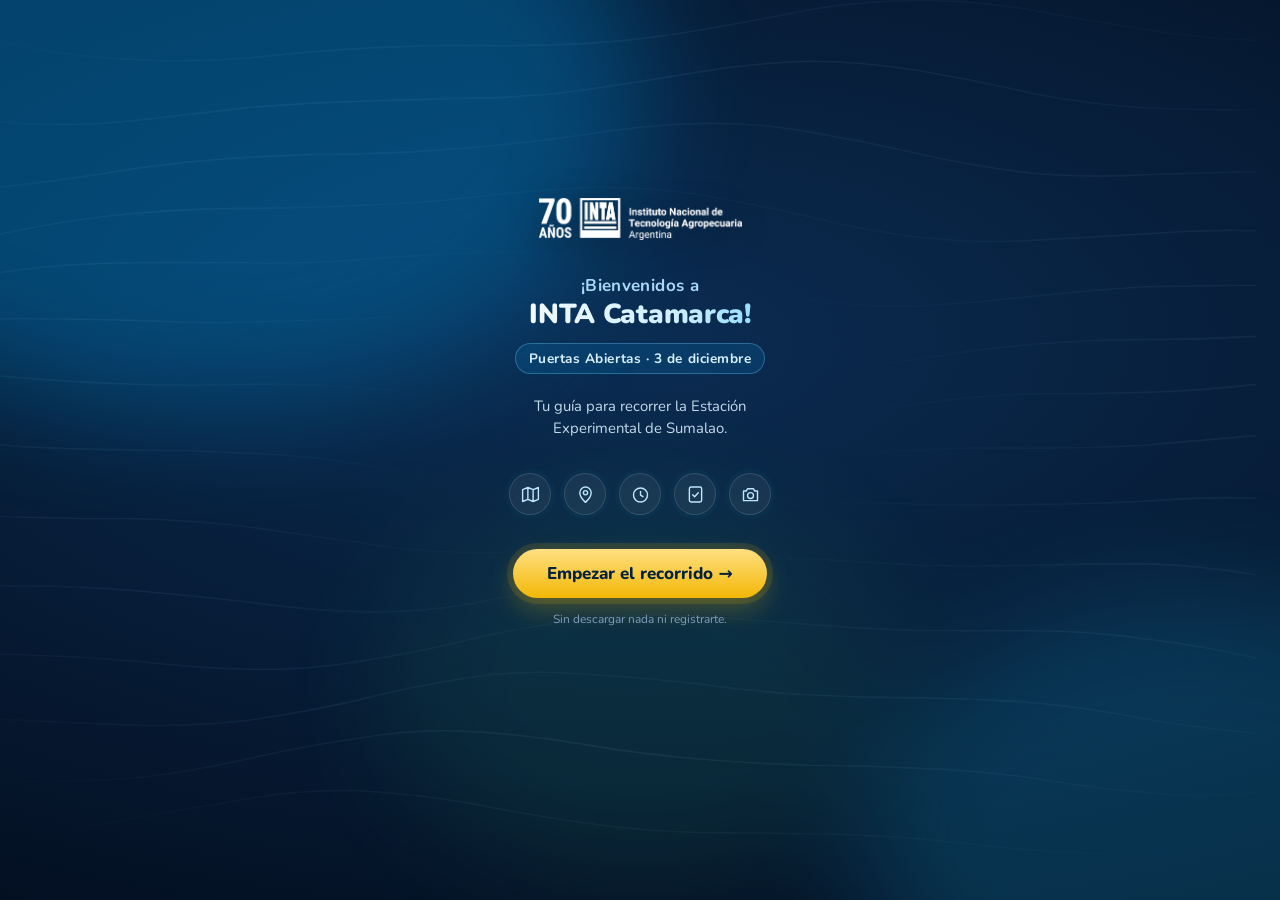
<file: index.html>
<!DOCTYPE html>
<html lang="es">
<head>
<meta charset="utf-8">
<meta name="viewport" content="width=device-width, initial-scale=1, viewport-fit=cover">
<meta name="theme-color" content="#008bd2">
<meta name="robots" content="noindex, nofollow"><!-- prototipo: quitar cuando se apruebe -->
<title>INTA a Puertas Abiertas · 70 años · EEA Catamarca</title>
<link rel="manifest" href="manifest.webmanifest">
<link rel="icon" href="img/icono.svg" type="image/svg+xml">
<link rel="stylesheet" href="lib/leaflet.css">
<link rel="stylesheet" href="estilos.css">
</head>
<body>
<header class="barra">
  <img id="barra-logo" class="barra-logo" src="img/logo-inta70-blanco-izquierda.png" alt="INTA 70 años">
  <div class="barra-texto">
    <h1 id="titulo">INTA a Puertas Abiertas</h1>
    <p id="subtitulo">70 años · EEA Catamarca</p>
  </div>
  <button id="btn-avisos" class="campana" type="button" aria-label="Avisos">
    <svg viewBox="0 0 24 24" aria-hidden="true"><path d="M12 3a6 6 0 0 0-6 6v4l-2 3h16l-2-3V9a6 6 0 0 0-6-6zM10 19a2 2 0 0 0 4 0" fill="none" stroke="#fff" stroke-width="2" stroke-linejoin="round"/></svg>
    <span id="avisos-cuenta" class="cuenta" hidden></span>
  </button>
</header>

<!-- Aviso importante sin leer -->
<div id="cartel-aviso" class="cartel-aviso" hidden>
  <button type="button" id="cartel-abrir" class="cartel-texto"></button>
  <button type="button" id="cartel-cerrar" class="cartel-cerrar" aria-label="Cerrar aviso">×</button>
</div>

<main id="mapa" aria-label="Mapa del predio"></main>

<!-- Botones flotantes del mapa -->
<div class="flotantes">
  <button id="btn-lista" type="button" class="flotante" aria-label="Lista de estaciones">
    <svg viewBox="0 0 24 24" aria-hidden="true"><path d="M8 6h12M8 12h12M8 18h12M4 6h.01M4 12h.01M4 18h.01" stroke="currentColor" stroke-width="2.4" stroke-linecap="round"/></svg>
    <span>Lista</span>
  </button>
  <button id="btn-ubicacion" type="button" class="flotante" aria-label="Mostrar dónde estoy">
    <svg viewBox="0 0 24 24" aria-hidden="true"><circle cx="12" cy="12" r="4" fill="currentColor"/><circle cx="12" cy="12" r="8" fill="none" stroke="currentColor" stroke-width="2"/><path d="M12 1v3M12 20v3M1 12h3M20 12h3" stroke="currentColor" stroke-width="2"/></svg>
  </button>
</div>

<button id="btn-quitar-ruta" type="button" class="quitar-ruta" hidden>× Quitar recorrido</button>

<div class="aviso" id="aviso" hidden></div>

<!-- Portada (primera visita) -->
<section id="bienvenida" class="portada" hidden>
  <div class="pt-aurora" aria-hidden="true"><span></span><span></span><span></span></div>
  <svg class="pt-curvas" viewBox="0 0 800 600" preserveAspectRatio="xMidYMid slice" aria-hidden="true"><g fill="none" stroke="currentColor" stroke-width="1"><path d="M-20 40 Q-20 40 15 48 Q50 55 85 56 Q120 58 155 55 Q190 51 225 49 Q260 47 295 47 Q330 48 365 46 Q400 44 435 38 Q470 32 505 25 Q540 19 575 19 Q610 19 645 25 Q680 32 715 37 Q750 43 785 44"/><path d="M-20 94 Q-20 94 15 96 Q50 98 85 94 Q120 90 155 86 Q190 83 225 82 Q260 81 295 80 Q330 80 365 75 Q400 70 435 64 Q470 58 505 57 Q540 57 575 63 Q610 69 645 77 Q680 84 715 86 Q750 88 785 87"/><path d="M-20 138 Q-20 138 15 134 Q50 130 85 124 Q120 119 155 117 Q190 115 225 115 Q260 114 295 111 Q330 108 365 103 Q400 97 435 96 Q470 95 505 101 Q540 107 575 115 Q610 123 645 127 Q680 130 715 128 Q750 127 785 126"/><path d="M-20 169 Q-20 169 15 162 Q50 155 85 152 Q120 149 155 149 Q190 149 225 147 Q260 146 295 142 Q330 138 365 136 Q400 135 435 140 Q470 146 505 154 Q540 163 575 167 Q610 171 645 169 Q680 167 715 165 Q750 162 785 163"/><path d="M-20 192 Q-20 192 15 187 Q50 183 85 183 Q120 183 155 183 Q190 184 225 181 Q260 178 295 177 Q330 175 365 180 Q400 184 435 193 Q470 201 505 206 Q540 211 575 210 Q610 208 645 204 Q680 200 715 198 Q750 197 785 197"/><path d="M-20 218 Q-20 218 15 218 Q50 218 85 219 Q120 221 155 220 Q190 219 225 218 Q260 216 295 220 Q330 223 365 231 Q400 240 435 245 Q470 251 505 250 Q540 248 575 243 Q610 237 645 234 Q680 231 715 231 Q750 231 785 229"/><path d="M-20 252 Q-20 252 15 255 Q50 258 85 259 Q120 260 155 259 Q190 258 225 261 Q260 263 295 270 Q330 277 365 284 Q400 290 435 289 Q470 288 505 281 Q540 275 575 271 Q610 266 645 265 Q680 265 715 264 Q750 263 785 259"/><path d="M-20 295 Q-20 295 15 298 Q50 300 85 300 Q120 300 155 302 Q190 303 225 309 Q260 315 295 321 Q330 327 365 327 Q400 327 435 320 Q470 313 505 307 Q540 301 575 300 Q610 298 645 299 Q680 299 715 297 Q750 294 785 291"/><path d="M-20 341 Q-20 341 15 342 Q50 343 85 343 Q120 344 155 348 Q190 353 225 358 Q260 364 295 364 Q330 365 365 358 Q400 351 435 344 Q470 337 505 334 Q540 332 575 334 Q610 335 645 334 Q680 334 715 332 Q750 329 785 330"/><path d="M-20 385 Q-20 385 15 385 Q50 385 85 388 Q120 391 155 395 Q190 400 225 401 Q260 402 295 396 Q330 389 365 381 Q400 373 435 370 Q470 367 505 368 Q540 370 575 372 Q610 373 645 372 Q680 371 715 371 Q750 372 785 378"/><path d="M-20 427 Q-20 427 15 428 Q50 429 85 432 Q120 436 155 437 Q190 438 225 432 Q260 427 295 418 Q330 410 365 406 Q400 402 435 404 Q470 406 505 409 Q540 412 575 413 Q610 413 645 413 Q680 413 715 418 Q750 422 785 430"/><path d="M-20 467 Q-20 467 15 469 Q50 471 85 472 Q120 473 155 469 Q190 464 225 456 Q260 447 295 442 Q330 437 365 440 Q400 442 435 446 Q470 451 505 453 Q540 455 575 455 Q610 455 645 458 Q680 461 715 468 Q750 474 785 477"/><path d="M-20 506 Q-20 506 15 507 Q50 508 85 505 Q120 501 155 493 Q190 485 225 480 Q260 474 295 476 Q330 478 365 484 Q400 490 435 493 Q470 496 505 497 Q540 497 575 499 Q610 500 645 505 Q680 511 715 514 Q750 518 785 514"/><path d="M-20 542 Q-20 542 15 540 Q50 537 85 530 Q120 524 155 518 Q190 512 225 513 Q260 515 295 521 Q330 528 365 533 Q400 538 435 539 Q470 539 505 540 Q540 540 575 543 Q610 547 645 550 Q680 554 715 551 Q750 548 785 540"/></g></svg>
  <div class="pt-contenido">
    <img id="bv-logo" class="pt-logo" src="img/logo-inta70-blanco-izquierda.png" alt="INTA 70 años">
    <p class="pt-saludo">¡Bienvenidos a</p>
    <h2 class="pt-titulo">INTA Catamarca!</h2>
    <p class="pt-evento">Puertas Abiertas · 3 de diciembre</p>
    <p class="pt-texto">Tu guía para recorrer la Estación Experimental de Sumalao.</p>
    <ul class="pt-chips" aria-label="Qué trae la guía"><li title="Mapa de estaciones"><svg viewBox="0 0 24 24" aria-hidden="true"><path d="M3 6.5l6-2.5 6 2.5 6-2.5v13.5l-6 2.5-6-2.5-6 2.5z M9 4v13.5 M15 6.5V20"/></svg><span class="sr">Mapa de estaciones</span></li><li title="Dónde estás"><svg viewBox="0 0 24 24" aria-hidden="true"><path d="M12 21s-6.5-6-6.5-11a6.5 6.5 0 0 1 13 0c0 5-6.5 11-6.5 11z"/><circle cx="12" cy="10" r="2.4"/></svg><span class="sr">Dónde estás</span></li><li title="Horarios y avisos"><svg viewBox="0 0 24 24" aria-hidden="true"><circle cx="12" cy="12.5" r="8"/><path d="M12 8.5v4.2l2.8 1.8"/></svg><span class="sr">Horarios y avisos</span></li><li title="Pasaporte de sellos"><svg viewBox="0 0 24 24" aria-hidden="true"><rect x="5" y="3.5" width="14" height="17" rx="2"/><path d="M8.8 12.3l2.2 2.2 4.2-4.6"/></svg><span class="sr">Pasaporte de sellos</span></li><li title="Foto de los 70 años"><svg viewBox="0 0 24 24" aria-hidden="true"><path d="M4 8h3l1.6-2.5h6.8L17 8h3v11H4z"/><circle cx="12" cy="13.2" r="3.4"/></svg><span class="sr">Foto de los 70 años</span></li></ul>
    <button id="bienvenida-empezar" type="button">Empezar el recorrido <span aria-hidden="true">→</span></button>
    <p class="pt-nota">Sin descargar nada ni registrarte.</p>
  </div>
</section>

<!-- Barra de pestañas -->
<nav class="pestanas" aria-label="Secciones">
  <button type="button" data-pestana="mapa" class="activa">
    <svg viewBox="0 0 24 24" aria-hidden="true"><path d="M9 4L3 6v14l6-2 6 2 6-2V4l-6 2zM9 4v14M15 6v14" fill="none" stroke="currentColor" stroke-width="2" stroke-linejoin="round"/></svg>Mapa</button>
  <button type="button" data-pestana="agenda">
    <svg viewBox="0 0 24 24" aria-hidden="true"><rect x="3" y="5" width="18" height="16" rx="2" fill="none" stroke="currentColor" stroke-width="2"/><path d="M3 10h18M8 3v4M16 3v4" stroke="currentColor" stroke-width="2"/></svg>Agenda</button>
  <button type="button" data-pestana="pasaporte">
    <svg viewBox="0 0 24 24" aria-hidden="true"><rect x="5" y="3" width="14" height="18" rx="2" fill="none" stroke="currentColor" stroke-width="2"/><path d="M9 12l2 2 4-4" fill="none" stroke="currentColor" stroke-width="2" stroke-linecap="round"/></svg>Pasaporte</button>
  <button type="button" data-pestana="foto">
    <svg viewBox="0 0 24 24" aria-hidden="true"><path d="M4 8h3l2-3h6l2 3h3v11H4z" fill="none" stroke="currentColor" stroke-width="2" stroke-linejoin="round"/><circle cx="12" cy="13" r="3.5" fill="none" stroke="currentColor" stroke-width="2"/></svg>Foto 70</button>
</nav>

<!-- Ficha de estación -->
<section class="hoja" id="ficha" hidden aria-live="polite">
  <button class="cerrar" type="button" data-cerrar aria-label="Cerrar">×</button>
  <div id="ficha-contenido"></div>
</section>

<!-- Lista de estaciones -->
<section class="hoja" id="lista" hidden>
  <button class="cerrar" type="button" data-cerrar aria-label="Cerrar">×</button>
  <h2>Estaciones</h2>
  <button id="btn-cercana" type="button" class="boton-ancho">Ir a la más cercana</button>
  <ol id="lista-estaciones" class="lista"></ol>
</section>

<!-- Agenda -->
<section class="hoja hoja-alta" id="agenda" hidden>
  <button class="cerrar" type="button" data-cerrar aria-label="Cerrar">×</button>
  <h2>Agenda del día</h2>
  <p class="nota" id="agenda-fecha"></p>
  <div id="agenda-lista"></div>
</section>

<!-- Avisos -->
<section class="hoja hoja-alta" id="avisos" hidden>
  <button class="cerrar" type="button" data-cerrar aria-label="Cerrar">×</button>
  <h2>Avisos</h2>
  <div id="avisos-lista"></div>
</section>

<!-- Pasaporte de sellos -->
<section class="hoja hoja-alta" id="pasaporte" hidden>
  <button class="cerrar" type="button" data-cerrar aria-label="Cerrar">×</button>
  <h2>Pasaporte 70 años</h2>
  <p class="nota">Cada estación se sella al escanear su QR o al pasar cerca con la ubicación activada.
    Con el recorrido completo, tu foto 70 años lleva la insignia.</p>
  <p class="pasaporte-progreso"><b id="pasaporte-progreso"></b></p>
  <div class="barra-progreso"><div id="pasaporte-barra"></div></div>
  <div id="pasaporte-sellos" class="sellos"></div>
  <div class="pasaporte-guardado">
    <p><b>Se guarda en este teléfono</b>, sin cuenta ni registro: aunque cierres el navegador, al volver a abrir el sitio
      seguís donde estabas. Solo se pierde si usás modo incógnito, borrás los datos o cambiás de navegador.</p>
    <button type="button" id="btn-llevar" class="boton-ancho">Llevar mi pasaporte a otro navegador</button>
    <p id="llevar-url" class="texto-sugerido" hidden></p>
  </div>
  <div class="pasaporte-encuesta" id="pasaporte-encuesta" hidden>
    <p><b>Encuesta de 1 minuto</b>: anónima y de opciones. Nos ayuda a mejorar las próximas jornadas.</p>
    <button type="button" id="btn-encuesta" class="boton-ancho destacado">Responder la encuesta</button>
  </div>
  <p class="nota nota-privacidad">El sitio cuenta de forma anónima cómo se usa el mapa (sin nombre, contacto ni ubicación)
    para que la EEA sepa cómo se vivió la jornada.</p>
</section>

<!-- Encuesta anónima -->
<section class="hoja hoja-alta" id="encuesta" hidden>
  <button class="cerrar" type="button" data-cerrar aria-label="Cerrar">×</button>
  <h2>Encuesta</h2>
  <p class="nota">Anónima: no pedimos nombre ni contacto. Todas las preguntas son optativas.</p>
  <form id="encuesta-form"></form>
  <button type="button" id="encuesta-enviar" class="boton-ancho destacado">Enviar respuestas</button>
  <p class="nota" id="encuesta-estado" role="status"></p>
</section>

<!-- Modo foto -->
<section class="hoja hoja-alta" id="foto" hidden>
  <button class="cerrar" type="button" data-cerrar aria-label="Cerrar">×</button>
  <h2>Foto 70 años</h2>
  <p class="nota">La foto se arma en tu teléfono; no se sube a ningún servidor.</p>
  <label class="boton-grande">
    Sacar o elegir foto
    <input id="foto-entrada" type="file" accept="image/*" capture="environment" hidden>
  </label>
  <canvas id="foto-lienzo" hidden></canvas>
  <div id="foto-acciones" hidden>
    <button id="foto-compartir" type="button" class="destacado">Compartir</button>
    <button id="foto-descargar" type="button">Descargar</button>
    <p class="nota">Texto sugerido (se copia al compartir):</p>
    <p class="texto-sugerido" id="foto-texto"></p>
  </div>
  <div class="instagram">
    <p><b>Compartilo en Instagram</b> con el hashtag y etiquetando a la EEA: todas las fotos del día quedan juntas.</p>
    <a id="ig-hashtag" class="boton-ig" target="_blank" rel="noopener"></a>
    <a id="ig-cuenta" class="enlace" target="_blank" rel="noopener"></a>
  </div>
  <div id="concurso" hidden></div>
</section>

<!-- Modo editor (solo con ?editar) -->
<section class="editor" id="editor" hidden>
  <strong>Editor de estaciones</strong>
  <select id="ed-estacion"></select>
  <div class="ed-botones">
    <button type="button" id="ed-punto">Punto</button>
    <button type="button" id="ed-poligono">Polígono</button>
    <button type="button" id="ed-linea">Línea (camino)</button>
    <button type="button" id="ed-deshacer">Deshacer vértice</button>
    <button type="button" id="ed-cerrar">Terminar</button>
    <button type="button" id="ed-borrar">Quitar del mapa</button>
    <button type="button" id="ed-centro">Centrar acá</button>
    <button type="button" id="ed-exportar">Exportar mapa</button>
  </div>
  <p class="nota" id="ed-estado">Elegí qué dibujar y un modo; después tocá el mapa.</p>
</section>

<script src="lib/leaflet.js"></script>
<script src="config.js"></script>
<script src="iconos.js"></script>
<script src="datos/estaciones.js"></script>
<script src="datos/mapa.js"></script>
<script src="datos/provisorios.js"></script>
<script src="datos/agenda.js"></script>
<script src="metricas.js"></script>
<script src="arboles.js"></script>
<script src="app.js"></script>
</body>
</html>
</file>
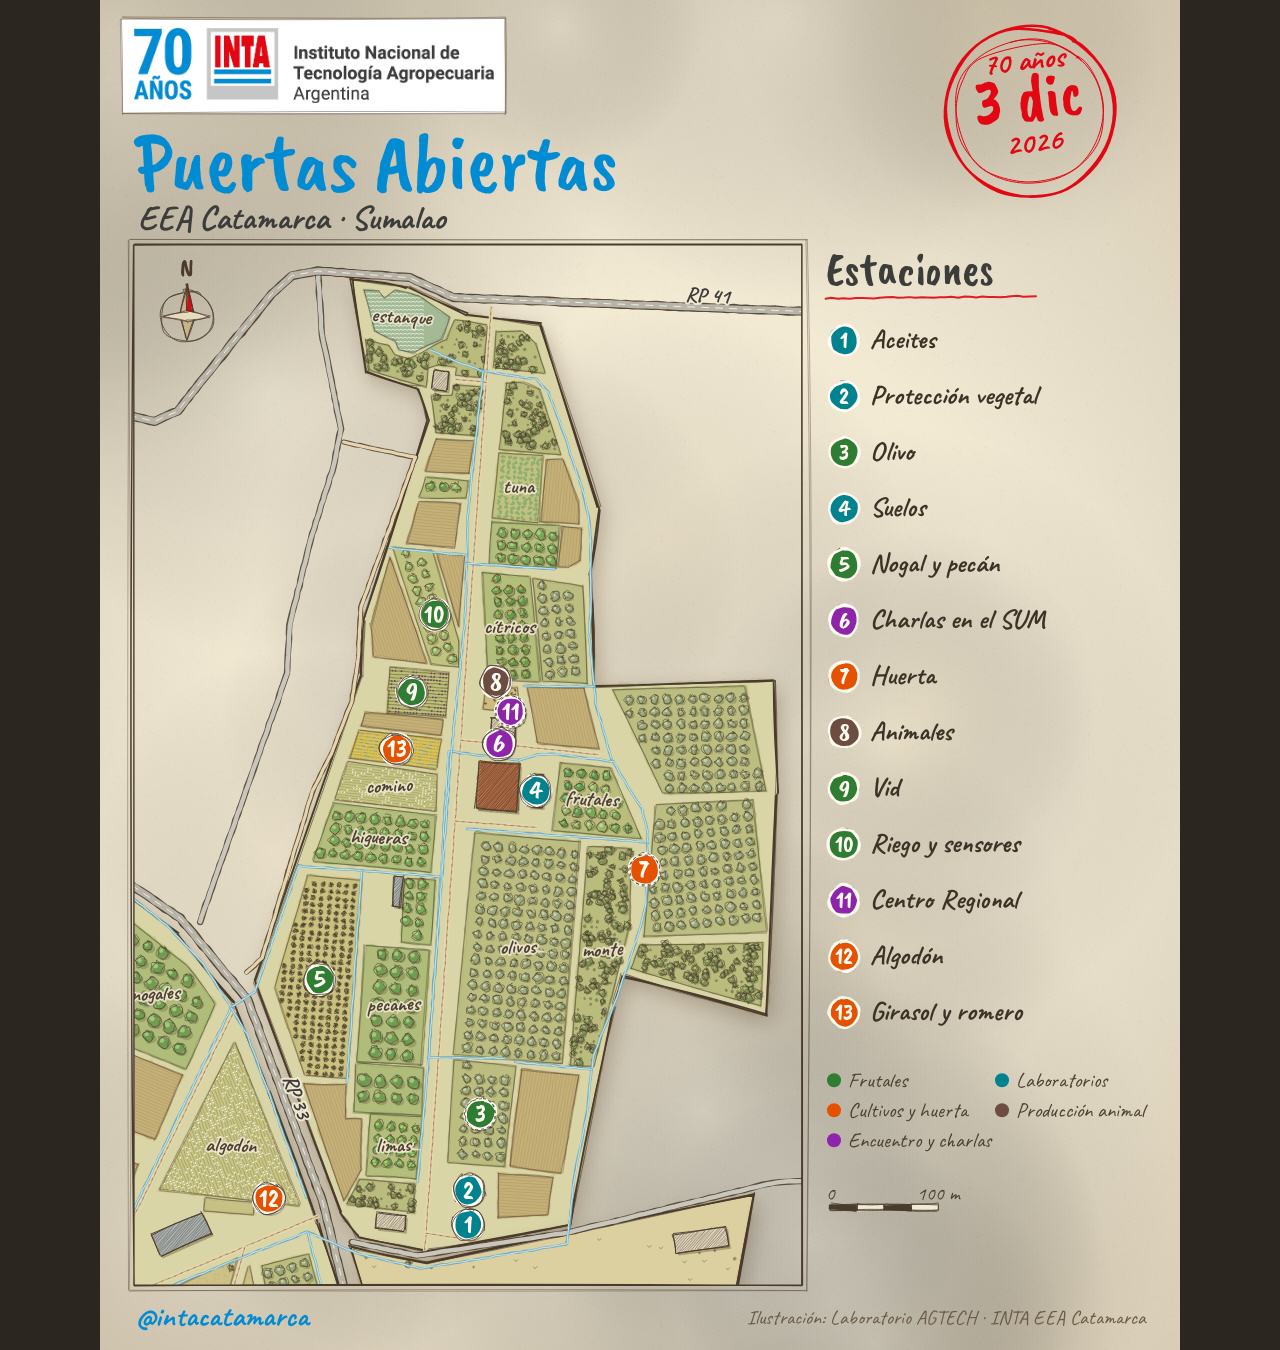
<file: lamina/index.html>
<!DOCTYPE html>
<html lang="es">
<head>
<meta charset="utf-8">
<meta name="robots" content="noindex">
<title>Lámina para redes · EEA Catamarca</title>
<style>
  @font-face { font-family: "Caveat"; src: url(lib/caveat-latin-400-normal.woff2) format("woff2"); font-weight: 400; }
  @font-face { font-family: "Caveat"; src: url(lib/caveat-latin-700-normal.woff2) format("woff2"); font-weight: 700; }
  @font-face { font-family: "Caveat Brush"; src: url(lib/caveat-brush-latin-400-normal.woff2) format("woff2"); }
  html, body { margin: 0; background: #2b2620; }
  canvas { display: block; margin: 0 auto; }
</style>
</head>
<body>
<!-- Lámina estática para redes (mapa ilustrado a mano). Se genera desde los mismos datos del sitio:
     ?formato=feed (1080×1350, publicación) o ?formato=historia (1080×1920). Ver lamina/README.md. -->
<canvas id="lamina"></canvas>
<script src="../config.js"></script>
<script src="../datos/mapa.js"></script>
<script src="../datos/estaciones.js"></script>
<script src="lib/rough.js"></script>
<script src="lamina.js"></script>
</body>
</html>
</file>
<file: lib/leaflet.css>
/* required styles */

.leaflet-pane,
.leaflet-tile,
.leaflet-marker-icon,
.leaflet-marker-shadow,
.leaflet-tile-container,
.leaflet-pane > svg,
.leaflet-pane > canvas,
.leaflet-zoom-box,
.leaflet-image-layer,
.leaflet-layer {
	position: absolute;
	left: 0;
	top: 0;
	}
.leaflet-container {
	overflow: hidden;
	}
.leaflet-tile,
.leaflet-marker-icon,
.leaflet-marker-shadow {
	-webkit-user-select: none;
	   -moz-user-select: none;
	        user-select: none;
	  -webkit-user-drag: none;
	}
/* Prevents IE11 from highlighting tiles in blue */
.leaflet-tile::selection {
	background: transparent;
}
/* Safari renders non-retina tile on retina better with this, but Chrome is worse */
.leaflet-safari .leaflet-tile {
	image-rendering: -webkit-optimize-contrast;
	}
/* hack that prevents hw layers "stretching" when loading new tiles */
.leaflet-safari .leaflet-tile-container {
	width: 1600px;
	height: 1600px;
	-webkit-transform-origin: 0 0;
	}
.leaflet-marker-icon,
.leaflet-marker-shadow {
	display: block;
	}
/* .leaflet-container svg: reset svg max-width decleration shipped in Joomla! (joomla.org) 3.x */
/* .leaflet-container img: map is broken in FF if you have max-width: 100% on tiles */
.leaflet-container .leaflet-overlay-pane svg {
	max-width: none !important;
	max-height: none !important;
	}
.leaflet-container .leaflet-marker-pane img,
.leaflet-container .leaflet-shadow-pane img,
.leaflet-container .leaflet-tile-pane img,
.leaflet-container img.leaflet-image-layer,
.leaflet-container .leaflet-tile {
	max-width: none !important;
	max-height: none !important;
	width: auto;
	padding: 0;
	}

.leaflet-container img.leaflet-tile {
	/* See: https://bugs.chromium.org/p/chromium/issues/detail?id=600120 */
	mix-blend-mode: plus-lighter;
}

.leaflet-container.leaflet-touch-zoom {
	-ms-touch-action: pan-x pan-y;
	touch-action: pan-x pan-y;
	}
.leaflet-container.leaflet-touch-drag {
	-ms-touch-action: pinch-zoom;
	/* Fallback for FF which doesn't support pinch-zoom */
	touch-action: none;
	touch-action: pinch-zoom;
}
.leaflet-container.leaflet-touch-drag.leaflet-touch-zoom {
	-ms-touch-action: none;
	touch-action: none;
}
.leaflet-container {
	-webkit-tap-highlight-color: transparent;
}
.leaflet-container a {
	-webkit-tap-highlight-color: rgba(51, 181, 229, 0.4);
}
.leaflet-tile {
	filter: inherit;
	visibility: hidden;
	}
.leaflet-tile-loaded {
	visibility: inherit;
	}
.leaflet-zoom-box {
	width: 0;
	height: 0;
	-moz-box-sizing: border-box;
	     box-sizing: border-box;
	z-index: 800;
	}
/* workaround for https://bugzilla.mozilla.org/show_bug.cgi?id=888319 */
.leaflet-overlay-pane svg {
	-moz-user-select: none;
	}

.leaflet-pane         { z-index: 400; }

.leaflet-tile-pane    { z-index: 200; }
.leaflet-overlay-pane { z-index: 400; }
.leaflet-shadow-pane  { z-index: 500; }
.leaflet-marker-pane  { z-index: 600; }
.leaflet-tooltip-pane   { z-index: 650; }
.leaflet-popup-pane   { z-index: 700; }

.leaflet-map-pane canvas { z-index: 100; }
.leaflet-map-pane svg    { z-index: 200; }

.leaflet-vml-shape {
	width: 1px;
	height: 1px;
	}
.lvml {
	behavior: url(#default#VML);
	display: inline-block;
	position: absolute;
	}


/* control positioning */

.leaflet-control {
	position: relative;
	z-index: 800;
	pointer-events: visiblePainted; /* IE 9-10 doesn't have auto */
	pointer-events: auto;
	}
.leaflet-top,
.leaflet-bottom {
	position: absolute;
	z-index: 1000;
	pointer-events: none;
	}
.leaflet-top {
	top: 0;
	}
.leaflet-right {
	right: 0;
	}
.leaflet-bottom {
	bottom: 0;
	}
.leaflet-left {
	left: 0;
	}
.leaflet-control {
	float: left;
	clear: both;
	}
.leaflet-right .leaflet-control {
	float: right;
	}
.leaflet-top .leaflet-control {
	margin-top: 10px;
	}
.leaflet-bottom .leaflet-control {
	margin-bottom: 10px;
	}
.leaflet-left .leaflet-control {
	margin-left: 10px;
	}
.leaflet-right .leaflet-control {
	margin-right: 10px;
	}


/* zoom and fade animations */

.leaflet-fade-anim .leaflet-popup {
	opacity: 0;
	-webkit-transition: opacity 0.2s linear;
	   -moz-transition: opacity 0.2s linear;
	        transition: opacity 0.2s linear;
	}
.leaflet-fade-anim .leaflet-map-pane .leaflet-popup {
	opacity: 1;
	}
.leaflet-zoom-animated {
	-webkit-transform-origin: 0 0;
	    -ms-transform-origin: 0 0;
	        transform-origin: 0 0;
	}
svg.leaflet-zoom-animated {
	will-change: transform;
}

.leaflet-zoom-anim .leaflet-zoom-animated {
	-webkit-transition: -webkit-transform 0.25s cubic-bezier(0,0,0.25,1);
	   -moz-transition:    -moz-transform 0.25s cubic-bezier(0,0,0.25,1);
	        transition:         transform 0.25s cubic-bezier(0,0,0.25,1);
	}
.leaflet-zoom-anim .leaflet-tile,
.leaflet-pan-anim .leaflet-tile {
	-webkit-transition: none;
	   -moz-transition: none;
	        transition: none;
	}

.leaflet-zoom-anim .leaflet-zoom-hide {
	visibility: hidden;
	}


/* cursors */

.leaflet-interactive {
	cursor: pointer;
	}
.leaflet-grab {
	cursor: -webkit-grab;
	cursor:    -moz-grab;
	cursor:         grab;
	}
.leaflet-crosshair,
.leaflet-crosshair .leaflet-interactive {
	cursor: crosshair;
	}
.leaflet-popup-pane,
.leaflet-control {
	cursor: auto;
	}
.leaflet-dragging .leaflet-grab,
.leaflet-dragging .leaflet-grab .leaflet-interactive,
.leaflet-dragging .leaflet-marker-draggable {
	cursor: move;
	cursor: -webkit-grabbing;
	cursor:    -moz-grabbing;
	cursor:         grabbing;
	}

/* marker & overlays interactivity */
.leaflet-marker-icon,
.leaflet-marker-shadow,
.leaflet-image-layer,
.leaflet-pane > svg path,
.leaflet-tile-container {
	pointer-events: none;
	}

.leaflet-marker-icon.leaflet-interactive,
.leaflet-image-layer.leaflet-interactive,
.leaflet-pane > svg path.leaflet-interactive,
svg.leaflet-image-layer.leaflet-interactive path {
	pointer-events: visiblePainted; /* IE 9-10 doesn't have auto */
	pointer-events: auto;
	}

/* visual tweaks */

.leaflet-container {
	background: #ddd;
	outline-offset: 1px;
	}
.leaflet-container a {
	color: #0078A8;
	}
.leaflet-zoom-box {
	border: 2px dotted #38f;
	background: rgba(255,255,255,0.5);
	}


/* general typography */
.leaflet-container {
	font-family: "Helvetica Neue", Arial, Helvetica, sans-serif;
	font-size: 12px;
	font-size: 0.75rem;
	line-height: 1.5;
	}


/* general toolbar styles */

.leaflet-bar {
	box-shadow: 0 1px 5px rgba(0,0,0,0.65);
	border-radius: 4px;
	}
.leaflet-bar a {
	background-color: #fff;
	border-bottom: 1px solid #ccc;
	width: 26px;
	height: 26px;
	line-height: 26px;
	display: block;
	text-align: center;
	text-decoration: none;
	color: black;
	}
.leaflet-bar a,
.leaflet-control-layers-toggle {
	background-position: 50% 50%;
	background-repeat: no-repeat;
	display: block;
	}
.leaflet-bar a:hover,
.leaflet-bar a:focus {
	background-color: #f4f4f4;
	}
.leaflet-bar a:first-child {
	border-top-left-radius: 4px;
	border-top-right-radius: 4px;
	}
.leaflet-bar a:last-child {
	border-bottom-left-radius: 4px;
	border-bottom-right-radius: 4px;
	border-bottom: none;
	}
.leaflet-bar a.leaflet-disabled {
	cursor: default;
	background-color: #f4f4f4;
	color: #bbb;
	}

.leaflet-touch .leaflet-bar a {
	width: 30px;
	height: 30px;
	line-height: 30px;
	}
.leaflet-touch .leaflet-bar a:first-child {
	border-top-left-radius: 2px;
	border-top-right-radius: 2px;
	}
.leaflet-touch .leaflet-bar a:last-child {
	border-bottom-left-radius: 2px;
	border-bottom-right-radius: 2px;
	}

/* zoom control */

.leaflet-control-zoom-in,
.leaflet-control-zoom-out {
	font: bold 18px 'Lucida Console', Monaco, monospace;
	text-indent: 1px;
	}

.leaflet-touch .leaflet-control-zoom-in, .leaflet-touch .leaflet-control-zoom-out  {
	font-size: 22px;
	}


/* layers control */

.leaflet-control-layers {
	box-shadow: 0 1px 5px rgba(0,0,0,0.4);
	background: #fff;
	border-radius: 5px;
	}
.leaflet-control-layers-toggle {
	background-image: url(images/layers.png);
	width: 36px;
	height: 36px;
	}
.leaflet-retina .leaflet-control-layers-toggle {
	background-image: url(images/layers-2x.png);
	background-size: 26px 26px;
	}
.leaflet-touch .leaflet-control-layers-toggle {
	width: 44px;
	height: 44px;
	}
.leaflet-control-layers .leaflet-control-layers-list,
.leaflet-control-layers-expanded .leaflet-control-layers-toggle {
	display: none;
	}
.leaflet-control-layers-expanded .leaflet-control-layers-list {
	display: block;
	position: relative;
	}
.leaflet-control-layers-expanded {
	padding: 6px 10px 6px 6px;
	color: #333;
	background: #fff;
	}
.leaflet-control-layers-scrollbar {
	overflow-y: scroll;
	overflow-x: hidden;
	padding-right: 5px;
	}
.leaflet-control-layers-selector {
	margin-top: 2px;
	position: relative;
	top: 1px;
	}
.leaflet-control-layers label {
	display: block;
	font-size: 13px;
	font-size: 1.08333em;
	}
.leaflet-control-layers-separator {
	height: 0;
	border-top: 1px solid #ddd;
	margin: 5px -10px 5px -6px;
	}

/* Default icon URLs */
.leaflet-default-icon-path { /* used only in path-guessing heuristic, see L.Icon.Default */
	background-image: url(images/marker-icon.png);
	}


/* attribution and scale controls */

.leaflet-container .leaflet-control-attribution {
	background: #fff;
	background: rgba(255, 255, 255, 0.8);
	margin: 0;
	}
.leaflet-control-attribution,
.leaflet-control-scale-line {
	padding: 0 5px;
	color: #333;
	line-height: 1.4;
	}
.leaflet-control-attribution a {
	text-decoration: none;
	}
.leaflet-control-attribution a:hover,
.leaflet-control-attribution a:focus {
	text-decoration: underline;
	}
.leaflet-attribution-flag {
	display: inline !important;
	vertical-align: baseline !important;
	width: 1em;
	height: 0.6669em;
	}
.leaflet-left .leaflet-control-scale {
	margin-left: 5px;
	}
.leaflet-bottom .leaflet-control-scale {
	margin-bottom: 5px;
	}
.leaflet-control-scale-line {
	border: 2px solid #777;
	border-top: none;
	line-height: 1.1;
	padding: 2px 5px 1px;
	white-space: nowrap;
	-moz-box-sizing: border-box;
	     box-sizing: border-box;
	background: rgba(255, 255, 255, 0.8);
	text-shadow: 1px 1px #fff;
	}
.leaflet-control-scale-line:not(:first-child) {
	border-top: 2px solid #777;
	border-bottom: none;
	margin-top: -2px;
	}
.leaflet-control-scale-line:not(:first-child):not(:last-child) {
	border-bottom: 2px solid #777;
	}

.leaflet-touch .leaflet-control-attribution,
.leaflet-touch .leaflet-control-layers,
.leaflet-touch .leaflet-bar {
	box-shadow: none;
	}
.leaflet-touch .leaflet-control-layers,
.leaflet-touch .leaflet-bar {
	border: 2px solid rgba(0,0,0,0.2);
	background-clip: padding-box;
	}


/* popup */

.leaflet-popup {
	position: absolute;
	text-align: center;
	margin-bottom: 20px;
	}
.leaflet-popup-content-wrapper {
	padding: 1px;
	text-align: left;
	border-radius: 12px;
	}
.leaflet-popup-content {
	margin: 13px 24px 13px 20px;
	line-height: 1.3;
	font-size: 13px;
	font-size: 1.08333em;
	min-height: 1px;
	}
.leaflet-popup-content p {
	margin: 17px 0;
	margin: 1.3em 0;
	}
.leaflet-popup-tip-container {
	width: 40px;
	height: 20px;
	position: absolute;
	left: 50%;
	margin-top: -1px;
	margin-left: -20px;
	overflow: hidden;
	pointer-events: none;
	}
.leaflet-popup-tip {
	width: 17px;
	height: 17px;
	padding: 1px;

	margin: -10px auto 0;
	pointer-events: auto;

	-webkit-transform: rotate(45deg);
	   -moz-transform: rotate(45deg);
	    -ms-transform: rotate(45deg);
	        transform: rotate(45deg);
	}
.leaflet-popup-content-wrapper,
.leaflet-popup-tip {
	background: white;
	color: #333;
	box-shadow: 0 3px 14px rgba(0,0,0,0.4);
	}
.leaflet-container a.leaflet-popup-close-button {
	position: absolute;
	top: 0;
	right: 0;
	border: none;
	text-align: center;
	width: 24px;
	height: 24px;
	font: 16px/24px Tahoma, Verdana, sans-serif;
	color: #757575;
	text-decoration: none;
	background: transparent;
	}
.leaflet-container a.leaflet-popup-close-button:hover,
.leaflet-container a.leaflet-popup-close-button:focus {
	color: #585858;
	}
.leaflet-popup-scrolled {
	overflow: auto;
	}

.leaflet-oldie .leaflet-popup-content-wrapper {
	-ms-zoom: 1;
	}
.leaflet-oldie .leaflet-popup-tip {
	width: 24px;
	margin: 0 auto;

	-ms-filter: "progid:DXImageTransform.Microsoft.Matrix(M11=0.70710678, M12=0.70710678, M21=-0.70710678, M22=0.70710678)";
	filter: progid:DXImageTransform.Microsoft.Matrix(M11=0.70710678, M12=0.70710678, M21=-0.70710678, M22=0.70710678);
	}

.leaflet-oldie .leaflet-control-zoom,
.leaflet-oldie .leaflet-control-layers,
.leaflet-oldie .leaflet-popup-content-wrapper,
.leaflet-oldie .leaflet-popup-tip {
	border: 1px solid #999;
	}


/* div icon */

.leaflet-div-icon {
	background: #fff;
	border: 1px solid #666;
	}


/* Tooltip */
/* Base styles for the element that has a tooltip */
.leaflet-tooltip {
	position: absolute;
	padding: 6px;
	background-color: #fff;
	border: 1px solid #fff;
	border-radius: 3px;
	color: #222;
	white-space: nowrap;
	-webkit-user-select: none;
	-moz-user-select: none;
	-ms-user-select: none;
	user-select: none;
	pointer-events: none;
	box-shadow: 0 1px 3px rgba(0,0,0,0.4);
	}
.leaflet-tooltip.leaflet-interactive {
	cursor: pointer;
	pointer-events: auto;
	}
.leaflet-tooltip-top:before,
.leaflet-tooltip-bottom:before,
.leaflet-tooltip-left:before,
.leaflet-tooltip-right:before {
	position: absolute;
	pointer-events: none;
	border: 6px solid transparent;
	background: transparent;
	content: "";
	}

/* Directions */

.leaflet-tooltip-bottom {
	margin-top: 6px;
}
.leaflet-tooltip-top {
	margin-top: -6px;
}
.leaflet-tooltip-bottom:before,
.leaflet-tooltip-top:before {
	left: 50%;
	margin-left: -6px;
	}
.leaflet-tooltip-top:before {
	bottom: 0;
	margin-bottom: -12px;
	border-top-color: #fff;
	}
.leaflet-tooltip-bottom:before {
	top: 0;
	margin-top: -12px;
	margin-left: -6px;
	border-bottom-color: #fff;
	}
.leaflet-tooltip-left {
	margin-left: -6px;
}
.leaflet-tooltip-right {
	margin-left: 6px;
}
.leaflet-tooltip-left:before,
.leaflet-tooltip-right:before {
	top: 50%;
	margin-top: -6px;
	}
.leaflet-tooltip-left:before {
	right: 0;
	margin-right: -12px;
	border-left-color: #fff;
	}
.leaflet-tooltip-right:before {
	left: 0;
	margin-left: -12px;
	border-right-color: #fff;
	}

/* Printing */

@media print {
	/* Prevent printers from removing background-images of controls. */
	.leaflet-control {
		-webkit-print-color-adjust: exact;
		print-color-adjust: exact;
		}
	}
</file>
<file: estilos.css>
/* INTA a Puertas Abiertas – 70 años. Tema claro y de alto contraste: se usa al aire libre, a pleno sol.
   --marca: azul provisorio hasta tener los valores del manual o el logo oficial de INTA. */
:root {
  --marca: #0a5aa8;
  --marca-oscuro: #0a3d73;
  --marca-claro: #e8f1fb;
  --texto: #111827;
  --texto-2: #4b5563;
  --borde: #d1d5db;
  --fondo: #ffffff;
  --dorado: #f2b705;
  --gps: #2563eb;
}
* { box-sizing: border-box; }
html, body { margin: 0; height: 100%; font-family: system-ui, -apple-system, "Segoe UI", Roboto, sans-serif;
  font-size: 17px; color: var(--texto); background: var(--fondo); }
body { display: flex; flex-direction: column; overflow: hidden; }
button { font: inherit; cursor: pointer; }

/* ---------- Encabezado ---------- */
.barra { display: flex; align-items: center; gap: 8px; background: var(--marca); color: #fff;
  padding: 10px 10px 10px 14px; padding-top: max(10px, env(safe-area-inset-top)); z-index: 1300; }
.barra-texto { flex: 1; min-width: 0; }
.barra h1 { margin: 0; font-size: 1.12rem; }
.barra p { margin: 2px 0 0; font-size: .86rem; opacity: .92; }
.campana { position: relative; width: 44px; height: 44px; border: 0; border-radius: 50%; background: rgba(255,255,255,.14);
  display: grid; place-items: center; }
.campana svg { width: 24px; height: 24px; }
.cuenta { position: absolute; top: 2px; right: 0; min-width: 20px; height: 20px; padding: 0 5px; border-radius: 10px;
  background: #e53935; color: #fff; font-size: 12px; font-weight: 800; display: grid; place-items: center; border: 2px solid var(--marca); }

/* Cartel de aviso importante */
.cartel-aviso { display: flex; align-items: stretch; background: #fff4d6; border-bottom: 2px solid var(--dorado); z-index: 1250; }
.cartel-aviso[hidden] { display: none; }
.cartel-texto { flex: 1; text-align: left; border: 0; background: none; padding: 10px 14px; font-size: .92rem; font-weight: 600; color: #6b4e00; }
.cartel-texto::before { content: "⚠ "; }
.cartel-cerrar { border: 0; background: none; font-size: 1.5rem; padding: 0 14px; color: #6b4e00; }

/* ---------- Mapa ---------- */
#mapa { flex: 1; min-height: 0; }
#mapa.ilustrado { background-color: #eee5c8;
  background-image: radial-gradient(#e2d6b0 1px, transparent 1.2px); background-size: 14px 14px; }
.leaflet-control-zoom a { width: 40px !important; height: 40px !important; line-height: 40px !important; font-size: 20px !important; }
.boton-modo { background: #fff; border: 2px solid rgba(0,0,0,.2); border-radius: 10px; padding: 9px 12px;
  font-weight: 700; color: var(--texto); box-shadow: 0 1px 4px rgba(0,0,0,.2); }

/* Patrones de los lotes (modo ilustrado, de cerca) */
.p-arboles { fill: url(#p-arboles); } .p-hileras { fill: url(#p-hileras); } .p-surcos { fill: url(#p-surcos); }
.p-pasto { fill: url(#p-pasto); } .p-agua { fill: url(#p-agua); } .p-liso { fill: url(#p-liso); } .p-edificio { fill: url(#p-edificio); }
.lote { cursor: pointer; }
.lote-ctx { cursor: default; }
#mapa.ilustrado.nivel-cerca .lote-est { filter: drop-shadow(0 2px 0 rgba(80,60,20,.25)); }

/* Niveles de detalle: lejos = solo el predio; medio = lotes lisos; cerca = texturas, frutitas y nombres */
#mapa.nivel-lejos .lote, #mapa.nivel-lejos .camino, #mapa.nivel-lejos .canal { display: none; }
#mapa.ilustrado.nivel-medio .lote-ctx { fill: #d9e4b8; stroke: #c3b48a; }
#mapa.ilustrado.nivel-medio .lote-est { fill: #cfe0aa; }
#mapa:not(.nivel-cerca) .ctx-nombre { display: none; }
#mapa:not(.ilustrado) .ctx-nombre { color: #fff; text-shadow: 0 0 3px #000, 0 0 6px #000; }

.icono-libre { background: none; border: 0; }

/* Pin de INTA (vista lejana) */
.pin-inta { display: flex; align-items: center; gap: 8px; background: var(--marca); color: #fff; border: 3px solid #fff;
  border-radius: 14px; padding: 6px 12px 6px 6px; box-shadow: 0 4px 14px rgba(0,0,0,.35); font-size: 13px; line-height: 1.15;
  width: max-content; margin: 0 auto; cursor: pointer; }
.pin-inta b { font-size: 16px; letter-spacing: .04em; }
.pin-70 { width: 36px; height: 36px; border-radius: 50%; background: #fff; color: var(--marca); font-weight: 900;
  display: grid; place-items: center; font-size: 15px; }
.pin-punta { width: 0; height: 0; margin: -2px auto 0; border: 9px solid transparent; border-top: 11px solid var(--marca); border-bottom: 0; }

/* Frutitas de los lotes (de cerca) */
.fruta { width: 40px; height: 40px; border-radius: 50%; background: #fff; display: grid; place-items: center;
  box-shadow: 0 2px 0 rgba(0,0,0,.15), 0 3px 8px rgba(0,0,0,.25); }
.fruta svg { width: 30px; height: 30px; }
.leaflet-tooltip.ctx-nombre { background: rgba(255,255,255,.85); border: 0; box-shadow: none; padding: 0 5px; border-radius: 6px;
  color: #4e4330; font-weight: 700; font-size: 11px; }
.leaflet-tooltip.ctx-nombre::before { display: none; }

/* Banderines de parada */
.bandera { display: flex; flex-direction: column; align-items: center; cursor: pointer; animation: aparecer .3s ease-out both; }
.tela { display: flex; align-items: center; gap: 5px; background: var(--c); color: #fff; border: 3px solid #fff;
  border-radius: 22px; padding: 3px 12px 3px 3px; box-shadow: 0 3px 0 rgba(0,0,0,.2), 0 5px 12px rgba(0,0,0,.3);
  font-weight: 800; font-size: 13.5px; white-space: nowrap; max-width: 170px; }
.b-num { flex: none; min-width: 28px; height: 28px; border-radius: 14px; background: #fff; color: var(--c);
  display: grid; place-items: center; font-size: 15px; }
.b-ico { flex: none; width: 28px; height: 28px; border-radius: 50%; background: #fff; display: grid; place-items: center; }
.b-ico svg { width: 22px; height: 22px; }
.b-nombre { overflow: hidden; text-overflow: ellipsis; }
.b-tilde { flex: none; width: 20px; height: 20px; border-radius: 50%; background: var(--dorado); color: #fff; display: grid;
  place-items: center; font-size: 12px; margin-left: 2px; }
.mastil { width: 4px; height: 16px; background: var(--c); border-left: 1px solid #fff; border-right: 1px solid #fff; }
.bandera:active .tela { transform: scale(.95); }
.bandera.visitada .tela { box-shadow: 0 0 0 3px var(--dorado), 0 5px 12px rgba(0,0,0,.3); }
/* nivel medio: número e ícono, sin nombre */
#mapa.nivel-medio .b-nombre { display: none; }
#mapa.nivel-medio .tela { padding-right: 3px; }
/* racimo: varias paradas juntas */
.racimo { --c: var(--marca-oscuro); }
.racimo .tela { padding-right: 12px; }
.racimo .b-nombre { display: inline !important; }
.r-cant { flex: none; min-width: 28px; height: 28px; border-radius: 14px; background: #fff; color: var(--marca-oscuro);
  display: grid; place-items: center; font-size: 15px; }
@keyframes aparecer { from { transform: translateY(-6px) scale(.85); opacity: 0; } to { transform: none; opacity: 1; } }
#mapa.sin-aparecer :is(.bandera, .gota, .racimo-pq, .simbolo-cultivo) { animation: none; }

/* Ingresos */
.servicio { display: inline-flex; align-items: center; gap: 4px; background: #fff; border: 2px solid #455a64; border-radius: 14px;
  padding: 1px 9px 1px 2px; font-size: 12px; font-weight: 800; color: #263238; box-shadow: 0 1px 4px rgba(0,0,0,.3); white-space: nowrap; }
.servicio svg { width: 22px; height: 22px; }

/* "Estás aquí" */
.yo { display: flex; flex-direction: column; align-items: center; }
.yo-punto { width: 22px; height: 22px; border-radius: 50%; background: var(--gps); border: 4px solid #fff; animation: latido 1.6s infinite; }
.yo-texto { margin-top: 3px; background: var(--gps); color: #fff; font-weight: 800; font-size: 12px; padding: 2px 7px; border-radius: 6px; }
@keyframes latido { 0% { box-shadow: 0 0 0 0 rgba(37,99,235,.55); } 100% { box-shadow: 0 0 0 18px rgba(37,99,235,0); } }

/* ---------- Botones flotantes ---------- */
.flotantes { position: fixed; right: 12px; bottom: calc(var(--alto-acciones, 64px) + 14px); z-index: 1050;
  display: flex; flex-direction: column; gap: 10px; align-items: flex-end; }
.flotante { display: flex; align-items: center; gap: 6px; height: 50px; min-width: 50px; padding: 0 13px; border: 0; border-radius: 25px;
  background: #fff; color: var(--marca); font-weight: 800; box-shadow: 0 3px 12px rgba(0,0,0,.3); }
.flotante svg { width: 24px; height: 24px; }

/* ---------- Barra de pestañas ---------- */
.pestanas { display: grid; grid-template-columns: repeat(4, 1fr); background: #fff; border-top: 1px solid var(--borde);
  padding-bottom: env(safe-area-inset-bottom); z-index: 1300; }
.pestanas button { display: flex; flex-direction: column; align-items: center; gap: 2px; border: 0; background: none;
  padding: 8px 2px 9px; font-size: .78rem; font-weight: 700; color: var(--texto-2); min-height: 58px; }
.pestanas svg { width: 25px; height: 25px; }
.pestanas button.activa { color: var(--marca); }
.pestanas button.activa svg { background: var(--marca-claro); border-radius: 12px; padding: 1px 8px; width: 41px; }

/* ---------- Hojas ---------- */
.aviso { position: fixed; top: 76px; left: 50%; transform: translateX(-50%); z-index: 1400;
  background: var(--texto); color: #fff; padding: 10px 14px; border-radius: 10px; max-width: 90vw; font-size: .95rem; }
.hoja { position: fixed; left: 0; right: 0; bottom: var(--alto-acciones, 64px); z-index: 1100; background: #fff;
  border-radius: 18px 18px 0 0; box-shadow: 0 -4px 24px rgba(0,0,0,.25);
  max-height: calc(68vh - var(--alto-acciones, 64px)); overflow-y: auto; padding: 18px; }
.hoja-alta { max-height: calc(100vh - var(--alto-acciones, 64px) - 70px); }
.hoja h2 { margin: 0 44px 10px 0; font-size: 1.3rem; }
.cerrar { position: absolute; top: 8px; right: 10px; width: 44px; height: 44px; border: 0; z-index: 2;
  background: #f3f4f6; border-radius: 50%; font-size: 1.6rem; line-height: 1; }
.nota { color: var(--texto-2); font-size: .9rem; }
.vacio { color: var(--texto-2); text-align: center; padding: 20px 0; }
.ej { font-size: .68rem; font-weight: 800; text-transform: uppercase; background: #fde68a; color: #7a5a00; padding: 1px 6px; border-radius: 6px; vertical-align: middle; }
.boton-ancho { width: 100%; min-height: 48px; margin: 0 0 8px; border-radius: 12px; border: 2px solid var(--marca);
  background: var(--marca-claro); color: var(--marca); font-weight: 800; }
button.destacado { background: var(--marca); color: #fff; }

/* Ficha */
.ficha-cabecera { display: flex; gap: 12px; align-items: center; margin: -18px -18px 12px; padding: 18px 58px 16px 18px;
  background: var(--c); color: #fff; border-radius: 18px 18px 0 0; }
.ficha-cabecera h2 { margin: 0; font-size: 1.3rem; color: #fff; }
.ficha-disco { flex: none; width: 62px; height: 62px; border-radius: 50%; border: 3px solid #fff; background: #fff; display: grid; place-items: center; }
.ficha-disco svg { width: 44px; height: 44px; }
.ficha-zona { margin: 0 0 2px; font-size: .78rem; text-transform: uppercase; letter-spacing: .05em; opacity: .92; }
.ficha-cabecera .ficha-lugar { color: #fff; opacity: .92; margin: 2px 0 0; font-size: .9rem; }
.ficha-foto { width: 100%; border-radius: 12px; margin-bottom: 6px; }
.ficha dl { margin: 0; }
.ficha dt { font-weight: 800; margin-top: 12px; color: var(--marca); font-size: .8rem; text-transform: uppercase; letter-spacing: .04em; }
.ficha dd { margin: 3px 0 0; line-height: 1.45; }
.ficha a { color: var(--marca); font-weight: 700; }
.ficha-agenda { background: var(--marca-claro); border-radius: 12px; padding: 10px 12px 2px; margin-bottom: 4px; }
.enlaces { display: flex; flex-wrap: wrap; gap: 8px; margin-top: 14px; }
.enlace { padding: 10px 14px; border-radius: 10px; background: var(--marca-claro); color: var(--marca); font-weight: 700; text-decoration: none; }
.ficha-pie { margin-top: 16px; font-size: .92rem; }
.ficha-sello { margin-top: 10px; padding: 10px; border-radius: 10px; background: #fff8e1; color: #7a5a00; font-size: .9rem; }
.ficha-sello.ok { background: #fef3c7; font-weight: 700; }

/* Lista */
.lista { list-style: none; padding: 0; margin: 0; }
.lista li button { width: 100%; text-align: left; display: flex; align-items: center; min-height: 56px;
  border: 0; border-bottom: 1px solid var(--borde); background: #fff; padding: 6px 2px; color: var(--texto); }
.lista-zona { margin: 14px 0 2px; font-weight: 800; color: var(--c); text-transform: uppercase; font-size: .78rem; letter-spacing: .05em; }
.mini-disco { flex: none; width: 40px; height: 40px; border-radius: 50%; background: #fff; border: 3px solid var(--c);
  display: grid; place-items: center; margin-right: 10px; }
.mini-disco svg { width: 26px; height: 26px; }
.lista-nombre { flex: 1; }
.lista-tilde { color: #b7791f; font-weight: 800; }
.sin-ubicar { color: var(--texto-2); font-size: .8rem; margin-left: auto; padding-left: 8px; }

/* Agenda */
.ag-fila { display: flex; gap: 12px; padding: 12px 0; border-bottom: 1px solid var(--borde); }
.ag-fila.pasada { opacity: .5; }
.ag-fila.ahora { background: #fff8e1; margin: 0 -18px; padding: 12px 18px; border-left: 5px solid var(--dorado); }
.ag-hora { flex: none; width: 52px; font-weight: 800; color: var(--marca); font-size: 1rem; }
.ag-hora small { display: block; font-weight: 600; color: var(--texto-2); font-size: .78rem; }
.ag-cuerpo { flex: 1; }
.ag-titulo { font-weight: 700; }
.ag-desc { color: var(--texto-2); font-size: .9rem; margin-top: 2px; }
.ag-marca { display: inline-block; font-size: .7rem; font-weight: 900; text-transform: uppercase; letter-spacing: .05em;
  padding: 2px 7px; border-radius: 6px; margin-bottom: 4px; }
.ag-marca.ahora { background: var(--dorado); color: #3d2e00; }
.ag-marca.proximo { background: var(--marca-claro); color: var(--marca); }
.ag-lugar { margin-top: 6px; border: 0; border-radius: 14px; padding: 4px 10px; background: var(--c); color: #fff; font-weight: 700; font-size: .82rem; }
.ag-lugar-texto { display: inline-block; margin-top: 4px; color: var(--texto-2); font-size: .86rem; }

/* Avisos */
.aviso-item { display: flex; gap: 12px; padding: 12px; border-radius: 12px; border: 1px solid var(--borde); margin-bottom: 8px; }
.aviso-item.alta { border-color: var(--dorado); background: #fffbeb; }
.aviso-item.nuevo { box-shadow: inset 4px 0 0 #e53935; }
.aviso-item p { margin: 3px 0 0; color: var(--texto-2); }
.aviso-hora { flex: none; font-weight: 800; color: var(--marca); }

/* Pasaporte */
.pasaporte-progreso { margin: 6px 0; }
.barra-progreso { height: 12px; background: #eee; border-radius: 6px; overflow: hidden; margin-bottom: 12px; }
#pasaporte-barra { height: 100%; background: var(--dorado); width: 0; transition: width .4s; }
.sellos { display: grid; grid-template-columns: repeat(3, 1fr); gap: 8px; }
.sello { display: flex; flex-direction: column; align-items: center; gap: 4px; padding: 8px 4px; border: 2px dashed #d1d5db;
  border-radius: 12px; background: #fff; font-size: .78rem; font-weight: 700; color: #6b7280; }
.sello .mini-disco { margin: 0; border-color: #d1d5db; filter: grayscale(1) opacity(.45); }
.sello.ok { border: 2px solid var(--dorado); background: #fffbeb; color: var(--texto); }
.sello.ok .mini-disco { filter: none; border-color: var(--c); }

/* Foto */
.boton-grande { display: block; text-align: center; padding: 16px; border-radius: 12px; background: var(--marca);
  color: #fff; font-weight: 800; cursor: pointer; }
#foto-lienzo { width: 100%; border-radius: 10px; margin: 12px 0; }
#foto-acciones button { min-height: 50px; padding: 0 18px; border-radius: 12px; border: 2px solid var(--marca);
  background: #fff; color: var(--marca); font-weight: 800; margin-right: 6px; }
#foto-acciones button.destacado { background: var(--marca); color: #fff; }
.texto-sugerido { background: var(--marca-claro); padding: 10px; border-radius: 8px; user-select: all; }
#concurso { margin-top: 14px; padding: 12px; border: 2px dashed var(--dorado); border-radius: 10px; }

/* Editor */
.editor { position: fixed; top: 76px; right: 8px; z-index: 1200; background: #fff; border: 2px solid #d97706;
  border-radius: 10px; padding: 10px; width: min(320px, 94vw); font-size: .9rem; }
.editor select { width: 100%; margin: 6px 0; font: inherit; padding: 6px; }
.ed-botones { display: grid; grid-template-columns: 1fr 1fr; gap: 4px; }
.ed-botones button { padding: 8px 4px; border: 1px solid var(--borde); border-radius: 6px; background: #f9fafb; }
.ed-botones button.activo { background: #d97706; color: #fff; }

@media (prefers-reduced-motion: reduce) { * { transition: none !important; animation: none !important; }}
.cuenta[hidden] { display: none; }

/* ======================================================================
   v5 · Capa visual: tipografía amable, vidrio esmerilado, sombras suaves,
   encabezado con relieve, animaciones (respetan "reducir movimiento").
   ====================================================================== */
@font-face { font-family: "Nunito"; font-weight: 400; font-display: swap; src: url(lib/fuentes/nunito-latin-400-normal.woff2) format("woff2"); }
@font-face { font-family: "Nunito"; font-weight: 700; font-display: swap; src: url(lib/fuentes/nunito-latin-700-normal.woff2) format("woff2"); }
@font-face { font-family: "Nunito"; font-weight: 800; font-display: swap; src: url(lib/fuentes/nunito-latin-800-normal.woff2) format("woff2"); }
@font-face { font-family: "Nunito"; font-weight: 900; font-display: swap; src: url(lib/fuentes/nunito-latin-900-normal.woff2) format("woff2"); }
:root { --vidrio: rgba(255,255,255,.86); --sombra: 0 10px 30px rgba(10,40,80,.22), 0 2px 6px rgba(10,40,80,.12); }
html, body, button, input, select { font-family: "Nunito", system-ui, -apple-system, "Segoe UI", Roboto, sans-serif; }

/* Encabezado: degradé con curvas de nivel (guiño al relieve del valle) */
.barra { position: relative; overflow: hidden;
  background:
    url("data:image/svg+xml,%3Csvg xmlns='http://www.w3.org/2000/svg' width='240' height='80'%3E%3Cg fill='none' stroke='%23ffffff' stroke-opacity='.10' stroke-width='1.2'%3E%3Cpath d='M-10 60q60-40 120-10t140-20'/%3E%3Cpath d='M-10 45q60-40 120-10t140-20'/%3E%3Cpath d='M-10 30q60-40 120-10t140-20'/%3E%3Cpath d='M-10 75q60-40 120-10t140-20'/%3E%3C/g%3E%3C/svg%3E"),
    linear-gradient(120deg, #0d6ccb 0%, var(--marca) 45%, var(--marca-oscuro) 100%);
  box-shadow: 0 4px 16px rgba(10,40,80,.3); }
.barra h1 { font-weight: 900; letter-spacing: .01em; }
.barra::after { content: "70"; position: absolute; right: 64px; top: 50%; transform: translateY(-50%) rotate(-8deg);
  font-weight: 900; font-size: 54px; color: rgba(255,255,255,.08); pointer-events: none; }
.campana { backdrop-filter: blur(6px); box-shadow: inset 0 0 0 1px rgba(255,255,255,.25); }

/* Mapa: viñeta suave y predio "apoyado" sobre el terreno */
#mapa { position: relative; }
#mapa::after { content: ""; position: absolute; inset: 0; pointer-events: none; z-index: 450;
  box-shadow: inset 0 0 60px rgba(60,45,10,.18); }
#mapa:not(.ilustrado)::after { box-shadow: inset 0 0 70px rgba(0,0,0,.35); }
#mapa.ilustrado path.predio { filter: drop-shadow(0 6px 10px rgba(80,60,20,.25)); }
.leaflet-control-zoom { border: 0 !important; box-shadow: var(--sombra) !important; border-radius: 14px !important; overflow: hidden; }
.leaflet-control-zoom a { background: var(--vidrio) !important; backdrop-filter: blur(10px); color: var(--marca) !important; }
.boton-modo { background: var(--vidrio); backdrop-filter: blur(10px); border: 0; border-radius: 14px; box-shadow: var(--sombra); color: var(--marca); }

/* Hojas: vidrio esmerilado, manija y entrada deslizante */
.hoja { background: var(--vidrio); backdrop-filter: blur(18px) saturate(1.4); -webkit-backdrop-filter: blur(18px) saturate(1.4);
  border-radius: 24px 24px 0 0; box-shadow: 0 -10px 40px rgba(10,40,80,.25); border-top: 1px solid rgba(255,255,255,.7);
  padding-top: 24px; animation: subir .28s cubic-bezier(.2,.8,.2,1) both; }
.hoja::before { content: ""; position: absolute; top: 8px; left: 50%; transform: translateX(-50%);
  width: 44px; height: 5px; border-radius: 3px; background: rgba(0,0,0,.18); }
@keyframes subir { from { transform: translateY(40px); opacity: 0; } to { transform: none; opacity: 1; } }
.cerrar { background: rgba(0,0,0,.06); }
.hoja h2 { font-weight: 900; }
.ficha-cabecera { border-radius: 24px 24px 0 0; margin-top: -24px; padding-top: 24px;
  background: radial-gradient(120% 140% at 0% 0%, rgba(255,255,255,.28), transparent 55%), var(--c); }
.ficha-disco { box-shadow: 0 0 0 6px rgba(255,255,255,.25), 0 6px 16px rgba(0,0,0,.25); }
.ficha-prov { background: #fff4d6; border: 1px dashed #d4a017; color: #6b4e00; border-radius: 12px; padding: 8px 10px; font-size: .88rem; }

/* Pestañas: barra flotante de vidrio */
.pestanas { position: relative; margin: 0 10px max(10px, env(safe-area-inset-bottom)); border: 0; border-radius: 22px;
  background: var(--vidrio); backdrop-filter: blur(16px) saturate(1.4); -webkit-backdrop-filter: blur(16px) saturate(1.4);
  box-shadow: var(--sombra); padding-bottom: 0; }
body { background: #eee5c8; }
.pestanas button { min-height: 60px; }
.pestanas button.activa { color: var(--marca); }
.pestanas button.activa svg { background: linear-gradient(135deg, #d9e9fb, #eef5fd); box-shadow: inset 0 0 0 1px rgba(10,90,168,.15); }
.hoja { bottom: calc(var(--alto-acciones, 64px) + 10px); margin: 0 6px; }

/* Botones flotantes de vidrio */
.flotantes { bottom: calc(var(--alto-acciones, 64px) + 24px); }
.flotante { background: var(--vidrio); backdrop-filter: blur(12px); box-shadow: var(--sombra); }
.quitar-ruta { position: fixed; left: 50%; transform: translateX(-50%); bottom: calc(var(--alto-acciones, 64px) + 24px); z-index: 1060;
  border: 0; border-radius: 22px; padding: 12px 18px; font-weight: 800; color: #fff; background: rgba(17,24,39,.85); box-shadow: var(--sombra); }
.quitar-ruta[hidden] { display: none; }

/* Banderines: brillo, entrada escalonada, provisoria y "en vivo" */
.tela { background: linear-gradient(180deg, rgba(255,255,255,.22), rgba(255,255,255,0) 55%), var(--c); }
.bandera.provisoria .tela { border-style: dashed; opacity: .92; }
.bandera.provisoria .b-num::after { content: "?"; font-size: 10px; margin-left: 1px; }
.bandera.en-vivo .tela { animation: latir-banda 1.4s ease-in-out infinite; }
.en-vivo-txt { background: #e53935; color: #fff; font-size: 10px; font-weight: 900; letter-spacing: .06em; text-transform: uppercase;
  border-radius: 8px; padding: 1px 6px; margin-bottom: 3px; box-shadow: 0 2px 6px rgba(229,57,53,.5); }
@keyframes latir-banda { 0%, 100% { box-shadow: 0 0 0 0 rgba(229,57,53,.6), 0 5px 12px rgba(0,0,0,.3); }
  50% { box-shadow: 0 0 0 8px rgba(229,57,53,0), 0 5px 12px rgba(0,0,0,.3); } }
.fruta { background: radial-gradient(circle at 35% 30%, #fff 60%, #eef2f6); }
.fruta.prov { outline: 2px dashed rgba(0,0,0,.35); outline-offset: 2px; }
.lote-prov { animation: punteado 1.2s linear infinite; }
@keyframes punteado { to { stroke-dashoffset: -24; } }

/* Recorrido "cómo llegar" */
.ruta { animation: hormigas .8s linear infinite; }
@keyframes hormigas { to { stroke-dashoffset: -28; } }
.ruta-etiqueta { display: inline-block; background: var(--c); color: #fff; font-weight: 900; font-size: 13px; padding: 6px 12px;
  border-radius: 16px; border: 2px solid #fff; box-shadow: var(--sombra); white-space: nowrap; }

/* Pin INTA */
.pin-inta { background: linear-gradient(135deg, #0d6ccb, var(--marca-oscuro)); box-shadow: 0 8px 24px rgba(10,40,80,.45); }
.pin-70 { box-shadow: 0 0 0 4px rgba(255,255,255,.25); }

/* Pasaporte y agenda con más vida */
#pasaporte-barra { background: linear-gradient(90deg, #f2b705, #ffd54f, #f2b705); background-size: 200% 100%; animation: brillo 2.5s linear infinite; }
@keyframes brillo { to { background-position: -200% 0; } }
.sello.ok { box-shadow: 0 4px 12px rgba(242,183,5,.35); animation: sellar .4s ease-out both; }
@keyframes sellar { 0% { transform: scale(1.25) rotate(-6deg); } 100% { transform: none; } }
.ag-fila.ahora { background: linear-gradient(90deg, #fff4d6, rgba(255,244,214,0)); }

/* Papelitos al sellar */
.papelitos { position: fixed; inset: 0; pointer-events: none; z-index: 2000; overflow: hidden; }
.papelitos i { position: absolute; top: 55%; width: 9px; height: 14px; border-radius: 2px; animation: volar 1.5s cubic-bezier(.15,.7,.3,1) forwards; }
@keyframes volar { to { transform: translate(var(--dx), var(--dy)) rotate(var(--r)); opacity: 0; } }

/* Bienvenida */
@keyframes desvanecer { to { opacity: 0; transform: scale(1.04); } }

@media (prefers-reduced-motion: reduce) { .lote-prov, .ruta, #pasaporte-barra, .bandera.en-vivo .tela { animation: none !important; }}

/* v6: sectores, servicios solo ícono, Instagram, pasaporte guardado */
.leaflet-tooltip.sector-nombre { background: none; border: 0; box-shadow: none; color: rgba(90,70,30,.45); font-weight: 900;
  font-size: 22px; letter-spacing: .08em; text-transform: uppercase; }
.leaflet-tooltip.sector-nombre::before { display: none; }
#mapa:not(.ilustrado) .sector-nombre { color: rgba(255,255,255,.6); }
#mapa.nivel-lejos .sector-nombre, #mapa.nivel-cerca .sector-nombre { display: none; }
.servicio.solo-icono { padding: 1px; border-radius: 50%; }
.pasaporte-guardado { margin-top: 16px; padding: 12px; border-radius: 14px; background: rgba(10,90,168,.06); font-size: .88rem; color: var(--texto-2); }
.pasaporte-guardado p { margin: 0 0 10px; }
.instagram { margin-top: 16px; padding: 14px; border-radius: 16px; color: #fff;
  background: linear-gradient(135deg, #f58529, #dd2a7b 45%, #8134af 75%, #515bd4); box-shadow: var(--sombra); }
.instagram p { margin: 0 0 10px; font-size: .92rem; }
.boton-ig { display: block; text-align: center; padding: 12px; border-radius: 12px; background: #fff; color: #c13584;
  font-weight: 900; text-decoration: none; margin-bottom: 8px; }
.instagram .enlace { display: block; text-align: center; background: rgba(255,255,255,.18); color: #fff; }
/* satelital: nombres de lote legibles sobre la foto */
#mapa:not(.ilustrado) .leaflet-tooltip.ctx-nombre { background: rgba(0,0,0,.55); color: #fff; text-shadow: none; }
#mapa:not(.ilustrado) .lote-est { filter: drop-shadow(0 0 4px rgba(0,0,0,.6)); }

/* ===== v7: banderines con línea guía, panel de capas, servicios centrados ===== */
.ancla { overflow: visible; }
.ancla .guia { position: absolute; left: 0; top: 0; overflow: visible; pointer-events: none; }
.ancla .bandera { position: absolute; display: block; }
.ancla .bandera .tela { width: 100%; max-width: none; height: 40px; }
.ancla .en-vivo-txt { position: absolute; top: -16px; left: 8px; }
#mapa:not(.nivel-cerca) .ancla .b-nombre { display: none; }

.servicio-caja { width: 150px; height: 30px; display: flex; align-items: center; justify-content: center; }

.capas { display: flex; flex-direction: column; align-items: flex-end; gap: 6px; }
.capas .boton-modo { display: flex; align-items: center; gap: 6px; }
.capas .boton-modo svg { width: 18px; height: 18px; }
.capas-panel { background: var(--vidrio); backdrop-filter: blur(14px); -webkit-backdrop-filter: blur(14px); border-radius: 16px;
  box-shadow: var(--sombra); padding: 10px; min-width: 210px; font-weight: 700; font-size: .92rem; }
.capas-panel[hidden] { display: none; }
.capas-panel label { display: flex; align-items: center; gap: 10px; padding: 9px 4px; cursor: pointer; }
.capas-panel input { width: 20px; height: 20px; accent-color: var(--marca); }
.capas-vista { display: grid; grid-template-columns: 1fr 1fr; background: rgba(0,0,0,.06); border-radius: 12px; padding: 3px; margin-bottom: 4px; }
.capas-vista button { border: 0; background: none; border-radius: 10px; padding: 8px 6px; font-weight: 800; color: var(--texto-2); }
.capas-vista button.activo { background: #fff; color: var(--marca); box-shadow: 0 1px 4px rgba(0,0,0,.15); }
.ancla .bandera.mini .tela { height: 32px; padding: 0; border-width: 2px; justify-content: center; border-radius: 50%; }
.b-mini { color: #fff; font-weight: 900; font-size: 14px; display: grid; place-items: center; width: 100%; height: 100%; }
.b-mini svg { width: 20px; height: 20px; background: #fff; border-radius: 50%; padding: 1px; }
.ancla .bandera.mini .b-tilde { position: absolute; right: -6px; top: -6px; width: 16px; height: 16px; font-size: 10px; margin: 0; }

/* ===== v7: bienvenida con fondo tecnológico-agrícola ===== */
@keyframes surcos { to { stroke-dashoffset: -48; } }
@keyframes nodo { 0%, 100% { opacity: .35; transform: scale(1); } 50% { opacity: 1; transform: scale(1.8); } }
@keyframes barrido { 0% { transform: translateY(0); } 100% { transform: translateY(900px); } }
@keyframes aro { to { stroke-dashoffset: 0; } }
@keyframes entrar { from { opacity: 0; transform: translateY(14px); } to { opacity: 1; transform: none; } }

/* ===== v8: colores y logos oficiales del aniversario 70 (azul #008bd2, rojo #e30613, gris #3c3c3b) ===== */
:root { --marca: #008bd2; --marca-oscuro: #005d8f; --marca-claro: #e5f3fb; --rojo-inta: #e30613; --gris-inta: #3c3c3b; }
.barra { background:
    url("data:image/svg+xml,%3Csvg xmlns='http://www.w3.org/2000/svg' width='240' height='80'%3E%3Cg fill='none' stroke='%23ffffff' stroke-opacity='.10' stroke-width='1.2'%3E%3Cpath d='M-10 60q60-40 120-10t140-20'/%3E%3Cpath d='M-10 45q60-40 120-10t140-20'/%3E%3Cpath d='M-10 30q60-40 120-10t140-20'/%3E%3Cpath d='M-10 75q60-40 120-10t140-20'/%3E%3C/g%3E%3C/svg%3E"),
    linear-gradient(120deg, #19a3e6 0%, var(--marca) 45%, var(--marca-oscuro) 100%); }
.barra::after { display: none; } /* el 70 ya está en el logo */
.barra-logo { flex: none; height: 38px; width: auto; }
.barra-texto { border-left: 1px solid rgba(255,255,255,.35); padding-left: 10px; }
.barra h1 { font-size: 1rem; line-height: 1.1; }
.barra p { font-size: .78rem; }
@media (max-width: 360px) { .barra-logo { height: 32px; } .barra p { display: none; }}
.cuenta { background: var(--rojo-inta); border-color: var(--marca); }
.en-vivo-txt { background: var(--rojo-inta); }
@keyframes latir-banda { 0%, 100% { box-shadow: 0 0 0 0 rgba(227,6,19,.6), 0 5px 12px rgba(0,0,0,.3); }
  50% { box-shadow: 0 0 0 8px rgba(227,6,19,0), 0 5px 12px rgba(0,0,0,.3); } }
.aviso-item.nuevo { box-shadow: inset 4px 0 0 var(--rojo-inta); }
.pin-logo { flex-direction: column; gap: 2px; background: #fff; color: var(--gris-inta); padding: 8px 12px 6px; border: 0;
  box-shadow: 0 8px 24px rgba(0,40,70,.4); font-weight: 800; font-size: 12px; }
.pin-logo img { height: 34px; width: auto; display: block; }
.pin-logo + .pin-punta { border-top-color: #fff; }
/* bienvenida: con el logo oficial arriba, el sello queda como contador */
.barra h1, .barra p { white-space: nowrap; overflow: hidden; text-overflow: ellipsis; }
.barra-logo { height: 32px; }
.barra-logo { height: 28px; }
.barra h1 { font-size: .95rem; }
.barra { gap: 9px; padding-left: 12px; }

/* ===== Portada: azul INTA profundo con sombreados suaves (aurora) y curvas de nivel tenues =====
   Escala áurea (φ ≈ 1,618) para tamaños y espacios: 8 · 13 · 21 · 34 · 55 px; texto .875 → 1.0 → 1.618rem. */
.portada { --e1: 8px; --e2: 13px; --e3: 21px; --e4: 34px; --e5: 55px;
  position: fixed; inset: 0; z-index: 3000; overflow: hidden; color: #fff; display: flex; align-items: center; justify-content: center;
  background: radial-gradient(120% 80% at 50% 38%, #0b2c52 0%, #061a33 55%, #030c1c 100%); }
.portada[hidden] { display: none; }
.pt-aurora { position: absolute; inset: 0; pointer-events: none; filter: blur(60px); opacity: .9; }
.pt-aurora span { position: absolute; border-radius: 50%; mix-blend-mode: screen; }
.pt-aurora span:nth-child(1) { width: 70vmax; height: 50vmax; left: -20vmax; top: -18vmax; background: rgba(0,139,210,.42); animation: flotar1 22s ease-in-out infinite alternate; }
.pt-aurora span:nth-child(2) { width: 55vmax; height: 40vmax; right: -22vmax; bottom: -16vmax; background: rgba(25,195,255,.20); animation: flotar2 26s ease-in-out infinite alternate; }
.pt-aurora span:nth-child(3) { width: 40vmax; height: 30vmax; left: 30%; top: 55%; background: rgba(46,160,120,.14); animation: flotar1 30s ease-in-out infinite alternate-reverse; }
@keyframes flotar1 { to { transform: translate(8vmax, 6vmax) scale(1.08); } }
@keyframes flotar2 { to { transform: translate(-7vmax, -5vmax) scale(1.1); } }
.pt-curvas { position: absolute; inset: 0; width: 100%; height: 100%; color: rgba(160,215,255,.07); pointer-events: none;
  mask-image: radial-gradient(75% 65% at 50% 45%, transparent 18%, #000 60%, transparent 100%);
  -webkit-mask-image: radial-gradient(75% 65% at 50% 45%, transparent 18%, #000 60%, transparent 100%);
  animation: derivar 40s ease-in-out infinite alternate; }
@keyframes derivar { to { transform: translateY(-21px); } }
.pt-contenido { position: relative; width: min(380px, 100%); padding: var(--e4) var(--e3) max(var(--e5), env(safe-area-inset-bottom)); text-align: center;
  margin-top: -6vh; /* el bloque queda apenas por encima del centro, cerca del punto áureo */ }
.pt-logo { width: min(203px, 62vw); height: auto; margin: 0 auto var(--e4); display: block; filter: drop-shadow(0 6px 18px rgba(0,0,0,.4));
  animation: entrar .8s cubic-bezier(.2,.8,.2,1) both; }
.pt-saludo { margin: 0; font-size: 1rem; font-weight: 600; color: #a9d8f5; letter-spacing: .02em; animation: entrar .7s .2s cubic-bezier(.2,.8,.2,1) both; }
.pt-titulo { margin: 2px 0 var(--e2); font-size: 1.618rem; line-height: 1.1; font-weight: 900; letter-spacing: -.01em;
  background: linear-gradient(90deg, #ffffff, #cfeeff 60%, #6fd3ff); -webkit-background-clip: text; background-clip: text; color: transparent;
  animation: entrar .7s .3s cubic-bezier(.2,.8,.2,1) both; }
.pt-evento { display: inline-block; margin: 0 0 var(--e3); padding: 5px var(--e2); border-radius: 20px; font-weight: 700; font-size: .8rem;
  letter-spacing: .04em; color: #d8f0ff; background: rgba(0,139,210,.18); border: 1px solid rgba(111,211,255,.32);
  animation: entrar .7s .4s cubic-bezier(.2,.8,.2,1) both; }
.pt-texto { margin: 0 auto var(--e4); max-width: 260px; font-size: .875rem; line-height: 1.5; color: #c4d9ea; animation: entrar .7s .5s cubic-bezier(.2,.8,.2,1) both; }
.pt-chips { list-style: none; padding: 0; margin: 0 auto var(--e4); display: flex; justify-content: center; gap: var(--e2); }
.pt-chips li { width: 42px; height: 42px; border-radius: 50%; display: grid; place-items: center; color: #bfe6ff;
  background: rgba(255,255,255,.06); border: 1px solid rgba(255,255,255,.13); box-shadow: 0 0 0 4px rgba(25,195,255,.03);
  animation: entrar .6s cubic-bezier(.2,.8,.2,1) both; }
.pt-chips li svg { width: 21px; height: 21px; fill: none; stroke: currentColor; stroke-width: 1.6; stroke-linecap: round; stroke-linejoin: round; }
.pt-chips .sr { position: absolute; width: 1px; height: 1px; overflow: hidden; clip: rect(0 0 0 0); }
.pt-chips li:nth-child(1) { animation-delay: .6s; } .pt-chips li:nth-child(2) { animation-delay: .68s; } .pt-chips li:nth-child(3) { animation-delay: .76s; }
.pt-chips li:nth-child(4) { animation-delay: .84s; } .pt-chips li:nth-child(5) { animation-delay: .92s; }
.portada #bienvenida-empezar { border: 0; border-radius: 30px; padding: var(--e2) var(--e4); font-weight: 800; font-size: 1rem; color: #04223f;
  background: linear-gradient(180deg, #ffe082, #f2b705); box-shadow: 0 0 0 6px rgba(242,183,5,.12), 0 10px 26px rgba(242,183,5,.28);
  animation: entrar .6s 1.05s cubic-bezier(.2,.8,.2,1) both, brillar 2.8s 1.8s ease-in-out infinite; }
.pt-nota { margin: var(--e2) 0 0; font-size: .7rem; color: #7d9fbc; animation: entrar .6s 1.15s both; }
@keyframes brillar { 50% { box-shadow: 0 0 0 11px rgba(242,183,5,.04), 0 10px 30px rgba(242,183,5,.42); } }
@keyframes entrar { from { opacity: 0; transform: translateY(13px); } to { opacity: 1; transform: none; } }
.portada.saliendo { animation: desvanecer .35s ease-in forwards; }
@keyframes desvanecer { to { opacity: 0; transform: scale(1.04); } }
@media (max-height: 640px) { .pt-logo { width: 160px; margin-bottom: var(--e3); } .pt-texto, .pt-chips { margin-bottom: var(--e3); } }
@media (prefers-reduced-motion: reduce) { .portada *, .pt-curvas { animation: none !important; } }

/* =====================================================================
   ESTILO PARQUE (tema moderno, modo ilustrado): mapa ilustrado en paleta oliva, formas redondeadas,
   árboles con sombra, caminos de tierra empalmados y alto contraste solo en las paradas.
   ===================================================================== */
#mapa.ilustrado { background: #E9EBD3; }
#mapa.ilustrado::after { box-shadow: inset 0 0 60px rgba(80,90,50,.14); }
#mapa.ilustrado path.predio { filter: drop-shadow(0 2px 3px rgba(90,95,50,.18)); }
.lote-pq { cursor: default; }
.lote-pq.es-est { cursor: pointer; }
.p-edif { fill: #D9CEB9; filter: drop-shadow(2px 3px 0 rgba(95,85,55,.25)); }
.camino { pointer-events: none; }

/* Paradas: círculo blanco con piquito y el número en gris oliva */
.gota { position: relative; width: 40px; height: 50px; cursor: pointer; animation: aparecer .3s ease-out both; }
.gota > svg { position: absolute; z-index: 0; inset: 0; width: 40px; height: 50px; overflow: visible;
  filter: drop-shadow(0 3px 5px rgba(50,60,30,.30)); }
.gota path { fill: #fff; }
.gota .g-num, .gota .g-ico { position: absolute; z-index: 1; left: 4px; top: 3px; width: 32px; height: 32px; display: grid; place-items: center; }
.gota .g-num { color: #5F6B4C; font-family: "Nunito", system-ui, sans-serif; font-weight: 800; font-size: 18px; }
.gota .g-ico svg { position: static; width: 22px; height: 22px; filter: none; }
.gota:active { transform: scale(.94); }
/* sellada: se apaga y lleva un tilde chico */
.gota.sellada path { fill: #F1F2E8; }
.gota.sellada > svg { filter: drop-shadow(0 1px 2px rgba(50,60,30,.2)); }
.gota.sellada .g-num { color: #B5BAA6; }
.gota.sellada .g-ico { opacity: .45; }
.g-tilde { position: absolute; z-index: 2; right: -2px; top: -2px; width: 17px; height: 17px; border-radius: 50%; background: #5d7a3a;
  color: #fff; font-size: 11px; font-weight: 900; display: grid; place-items: center; box-shadow: 0 0 0 2px #fff; }
/* provisoria: borde punteado y "?" */
.gota.provisoria path { stroke: #5F6B4C; stroke-opacity: .6; stroke-width: 1.5; stroke-dasharray: 3 3; }
.gota.provisoria .g-num::after { content: "?"; font-size: 10px; margin-left: 1px; opacity: .7; }
/* actividad en curso */
.g-vivo { position: absolute; z-index: 2; left: 0; top: -1px; width: 12px; height: 12px; border-radius: 50%; background: var(--rojo-inta);
  box-shadow: 0 0 0 2px #fff; animation: latir-vivo 1.4s ease-in-out infinite; }
@keyframes latir-vivo { 50% { box-shadow: 0 0 0 2px #fff, 0 0 0 6px rgba(227,6,19,.3); } }
/* varias paradas juntas: disco oliva oscuro con la cantidad en blanco (lo inverso de una parada) */
.racimo-pq { font-family: "Nunito", system-ui, sans-serif; width: 44px; height: 44px; border-radius: 50%; background: #5F6B4C;
  color: #fff; font-weight: 800; font-size: 18px; display: grid; place-items: center; cursor: pointer; border: 3px solid #fff;
  box-shadow: 0 3px 6px rgba(50,60,30,.35), 4px -4px 0 -1px #fff, 4px -4px 0 1px rgba(95,107,76,.35);
  animation: aparecer .3s ease-out both; }
.racimo-pq.hecho { background: #B5BAA6; }

/* Ingresos y servicios: símbolos chicos, sin texto, de bajo contraste */
.serv-pq { width: 26px; height: 26px; border-radius: 50%; background: rgba(255,255,255,.8); display: grid; place-items: center;
  box-shadow: 0 1px 3px rgba(50,60,30,.2); cursor: pointer; }
.serv-pq svg { width: 18px; height: 18px; filter: grayscale(1) sepia(.3) contrast(.9); opacity: .7; }
/* capa "Riego y agua": pozos, tanques y chimeneas, en celeste para leerse junto a los canales */
.serv-pq.riego { width: 24px; height: 24px; background: rgba(234,246,249,.92); box-shadow: 0 0 0 1.5px #7FAFBF; }
.serv-pq.riego svg { width: 17px; height: 17px; filter: none; opacity: .9; }
.serv-pq.riego-chimenea { transform: scale(.8); }

/* Cartelito al tocar un lote: píldora oliva oscura */
#cartelito { position: fixed; left: 50%; bottom: calc(var(--alto-acciones, 64px) + 14px); z-index: 1200;
  transform: translate(-50%, 10px); opacity: 0; pointer-events: none; transition: opacity .2s, transform .2s;
  background: rgba(55,62,42,.86); color: #fff; font-weight: 700; font-size: .9rem; padding: 7px 14px; border-radius: 999px;
  max-width: 86vw; white-space: nowrap; overflow: hidden; text-overflow: ellipsis; }
#cartelito.visible { opacity: 1; transform: translate(-50%, 0); }
@media (prefers-reduced-motion: reduce) { .g-vivo { animation: none; } }

/* Símbolos de cultivos sobre los lotes (Capas): disco blanco chico con el dibujo, sin piquito para no confundirse con una parada */
.simbolo-cultivo { width: 32px; height: 32px; border-radius: 50%; background: #fff; display: grid; place-items: center; cursor: pointer;
  box-shadow: 0 2px 5px rgba(50,60,30,.28); animation: aparecer .25s ease-out both; }
.simbolo-cultivo svg { width: 22px; height: 22px; }

/* Aviso de cruce de calle o ruta en "Cómo llegar" */
.precaucion { width: 30px; height: 30px; border-radius: 50%; background: #F2B705; color: #3a2a00; font-weight: 900; font-size: 18px;
  display: grid; place-items: center; border: 3px solid #fff; box-shadow: 0 2px 6px rgba(0,0,0,.35); cursor: pointer;
  animation: latir-precaucion 1.6s ease-in-out infinite; }
@keyframes latir-precaucion { 50% { box-shadow: 0 2px 6px rgba(0,0,0,.35), 0 0 0 8px rgba(242,183,5,.25); } }
@media (prefers-reduced-motion: reduce) { .precaucion { animation: none; } }

/* ===== Satelital: la imagen real en primer plano, indicadores discretos ===== */
#mapa:not(.ilustrado)::after { box-shadow: inset 0 0 40px rgba(0,0,0,.18); }
#mapa:not(.ilustrado) .gota { transform: scale(.72); transform-origin: 50% 96%; }
#mapa:not(.ilustrado) .gota > svg { filter: drop-shadow(0 1px 3px rgba(0,0,0,.45)); }
#mapa:not(.ilustrado) .gota.sellada { opacity: .7; }
#mapa:not(.ilustrado) .racimo-pq { transform: scale(.75); background: rgba(40,48,36,.85); box-shadow: 0 1px 4px rgba(0,0,0,.45); }
#mapa:not(.ilustrado) .serv-pq { transform: scale(.8); background: rgba(255,255,255,.65); }
#mapa:not(.ilustrado) .simbolo-cultivo { transform: scale(.75); opacity: .9; }
#mapa:not(.ilustrado) .lote:not(.es-est) { cursor: default; }
.leaflet-tooltip.sat-nombre { background: none; border: 0; box-shadow: none; padding: 0; color: #fff; font-weight: 700; font-size: 11px;
  text-shadow: 0 0 2px rgba(0,0,0,.9), 0 0 5px rgba(0,0,0,.7); white-space: nowrap; pointer-events: none; }
.leaflet-tooltip.sat-nombre::before { display: none; }
#mapa:not(.nivel-cerca) .sat-nombre { display: none; }

/* Encuesta anónima: opciones como botones grandes, fáciles de tocar */
.pasaporte-encuesta { margin-top: 14px; padding: 12px; border-radius: 14px; background: rgba(0,139,210,.08); font-size: .88rem; color: var(--texto-2); }
.pasaporte-encuesta p { margin: 0 0 10px; }
.nota-privacidad { margin-top: 12px; font-size: .8rem; }
#encuesta-form .pregunta { border: 0; margin: 0 0 16px; padding: 0; }
#encuesta-form legend { font-weight: 800; margin-bottom: 8px; padding: 0; }
#encuesta-form .opciones { display: flex; flex-wrap: wrap; gap: 8px; }
#encuesta-form .opcion input { position: absolute; opacity: 0; pointer-events: none; }
#encuesta-form .opcion span { display: inline-block; padding: 9px 14px; border-radius: 999px; border: 2px solid #cfd8dc; background: #fff;
  font-size: .92rem; cursor: pointer; }
#encuesta-form .opcion input:checked + span { border-color: var(--marca); background: var(--marca); color: #fff; }
#encuesta-form .opcion input:focus-visible + span { outline: 3px solid #ffb300; outline-offset: 2px; }
</file>
